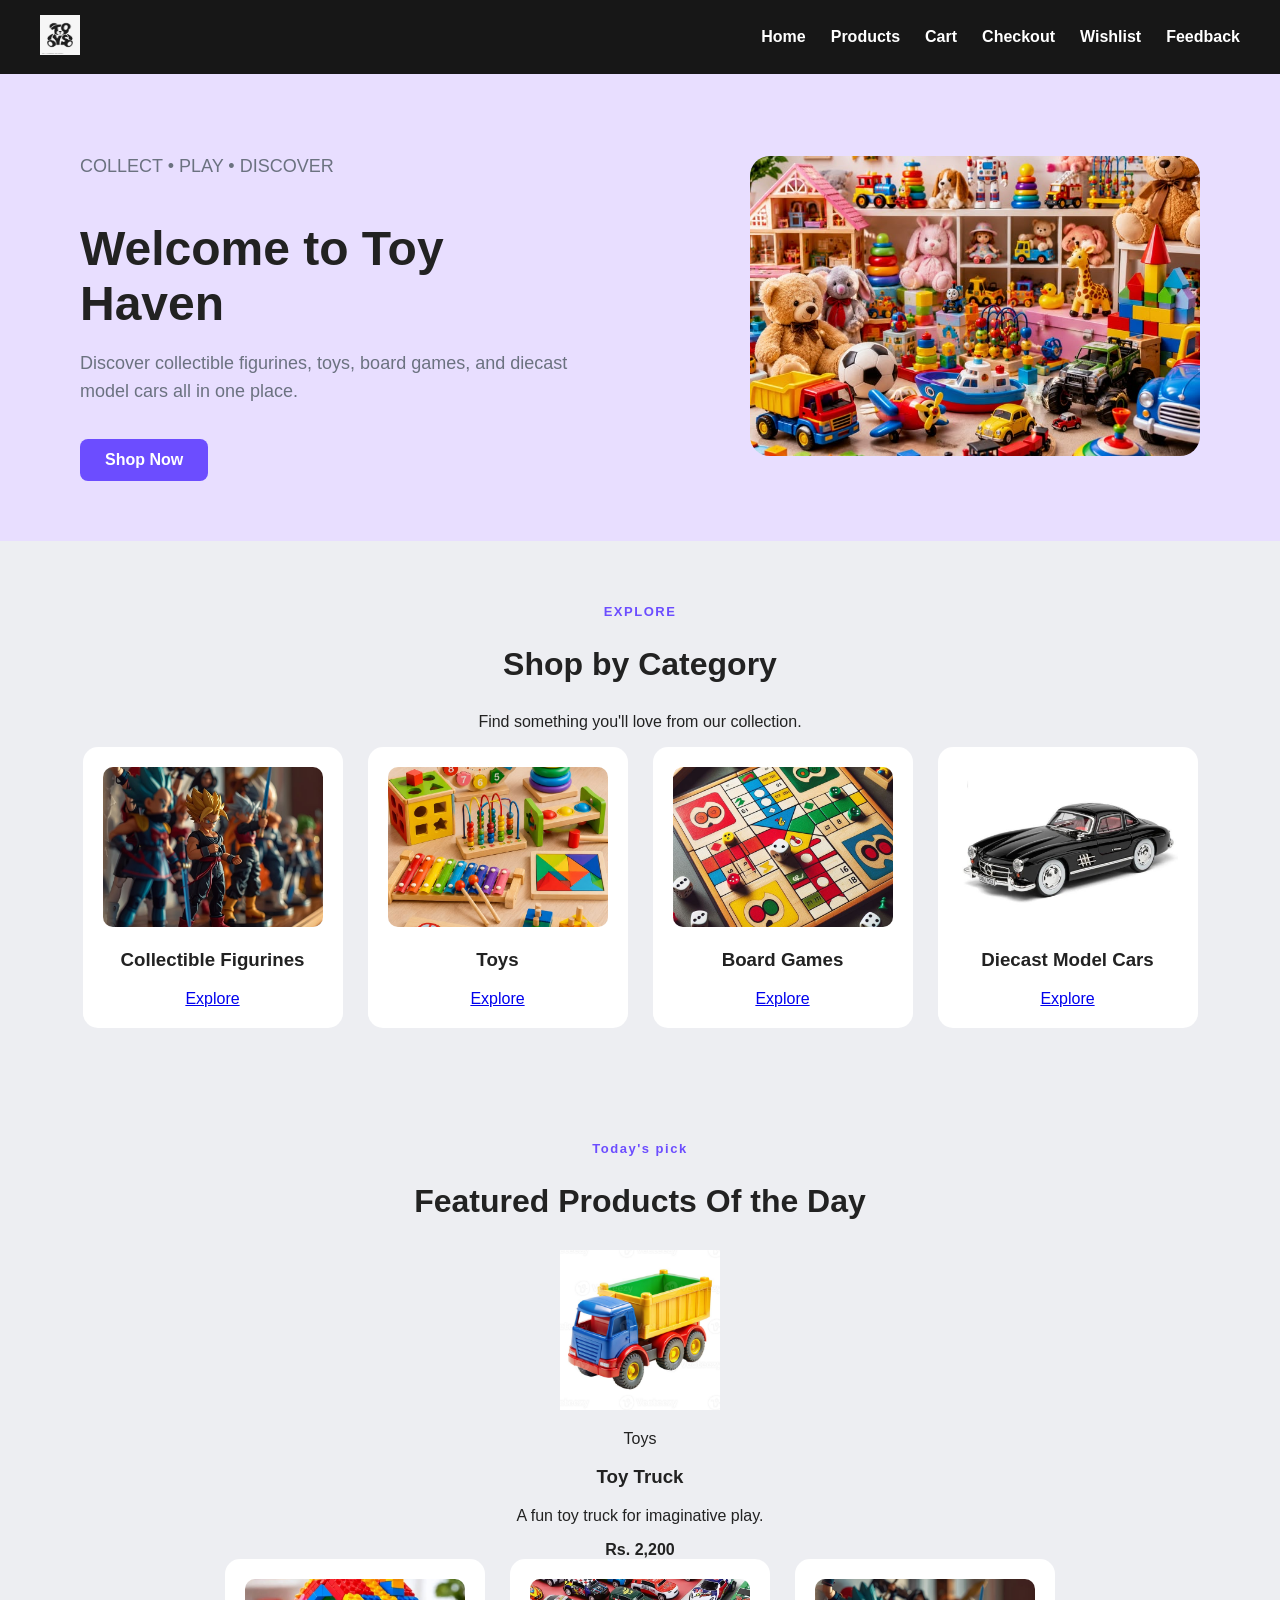
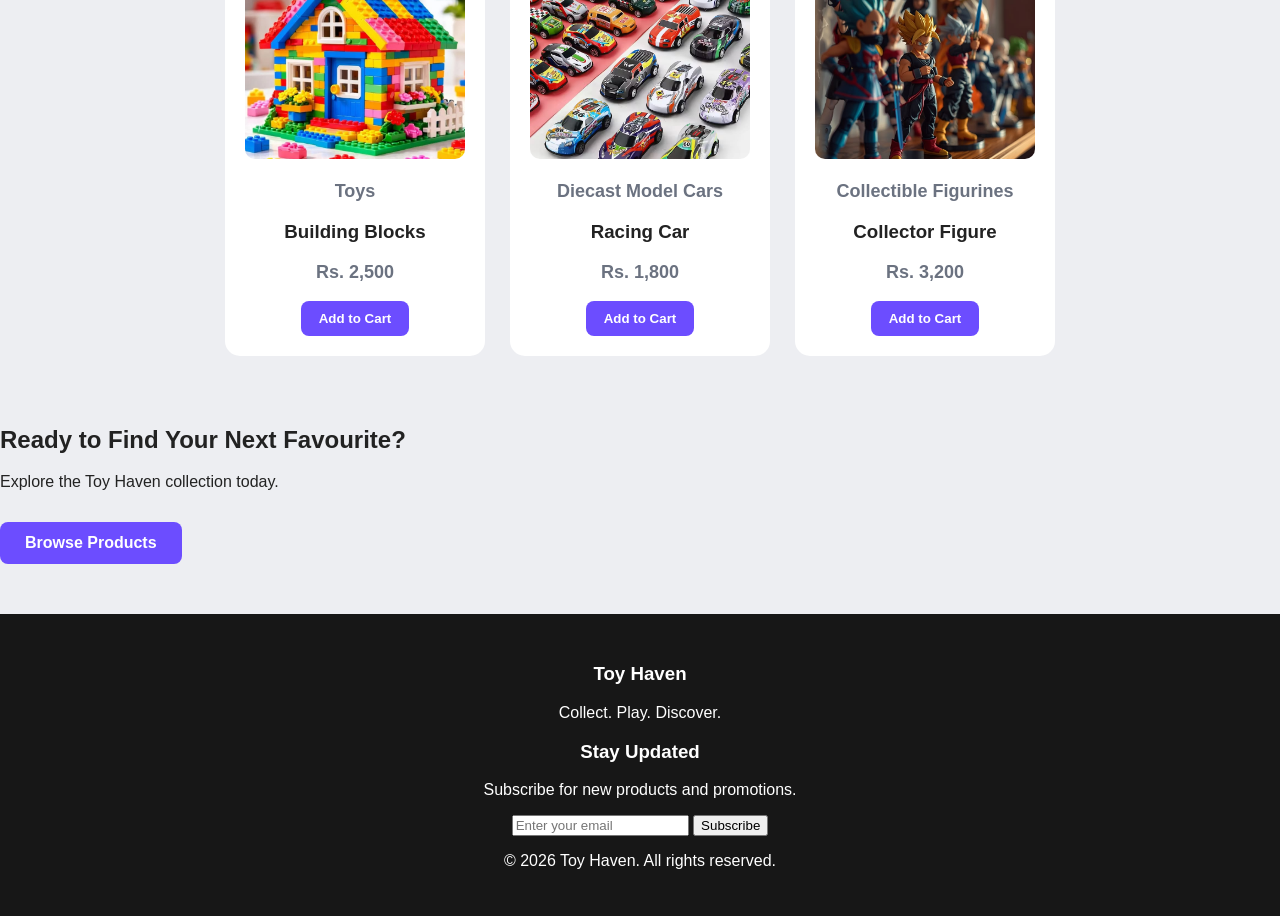
<file: index.html>
<!DOCTYPE html>
<html lang="en">

<head>
    <meta charset="UTF-8">

    
    <meta name="viewport" content="width=device-width, initial-scale=1.0">

    <title>Toy Haven | Collectibles, Toys & Games</title>

    
    <link rel="preconnect" href="https://fonts.googleapis.com">
    <link rel="preconnect" href="https://fonts.gstatic.com" crossorigin>
    <link href="https://fonts.googleapis.com/css2?family=Poppins:wght@400;500;600;700&display=swap" rel="stylesheet">

    
    <link rel="stylesheet" href="style.css">

    
    <link rel="icon" type="image/png" href="favicon.png">

    
    <link rel="manifest" href="manifest.json">
</head>

<body>

    

    <header>

    <nav>

            
            <a href="index.html">
                <img src="logo.jpg" alt="Toy Haven logo" class="logo">
            </a>

            
            <ul class="nav-links">

                <li>
                    <a href="index.html">Home</a>
                </li>

                <li>
                    <a href="products.html">Products</a>
                </li>

                <li>
                    <a href="cart.html">Cart</a>
                </li>

                <li>
                    <a href="checkout.html">Checkout</a>
                </li>

                <li>
                    <a href="wishlist.html">Wishlist</a>
                </li>

                <li>
                    <a href="feedback.html">Feedback</a>
                </li>

            </ul>

        </nav>

    </header>


    <main>

        
        <section class="hero">

            <div class="hero-content">

                <p class="hero-label">COLLECT • PLAY • DISCOVER</p>

                <h1>
                    Welcome to Toy Haven
                </h1>

                <p class="hero-text">
                    Discover collectible figurines, toys, board games,
                    and diecast model cars all in one place.
                </p>

                <a href="products.html" class="shop-button">
                    Shop Now
                </a>

            </div>

            <div class="hero-image">

                <img
                    src="hero-types.jpg"
                    alt="Collection of toys and collectible products"
                >

            </div>

        </section>


        

        <section class="categories" id="categories">

            <div class="section-heading">

                <p class="section-label">EXPLORE</p>

                <h2>Shop by Category</h2>

                <p>
                    Find something you'll love from our collection.
                </p>

            </div>


            <div class="category-container">

                

                <article class="category-card">

                    <img
                        src="action-figures.jpg"
                        alt="Collectible figurines"
                    >

                    <h3>Collectible Figurines</h3>

                    <a href="products.html" class="category-link">
                        Explore
                    </a>

                </article>


                

                <article class="category-card">

                    <img
                        src="educational-toys.jpg"
                        alt="Toys"
                    >

                    <h3>Toys</h3>

                    <a href="products.html" class="category-link">
                        Explore
                    </a>

                </article>


                

                <article class="category-card">

                    <img
                        src="board-games.jpg"
                        alt="Board games"
                    >

                    <h3>Board Games</h3>

                    <a href="products.html" class="category-link">
                        Explore
                    </a>

                </article>


                

                <article class="category-card">

                    <img
                        src="diecast.jpg"
                        alt="Diecast model cars"
                    >

                    <h3>Diecast Model Cars</h3>

                    <a href="products.html" class="category-link">
                        Explore
                    </a>

                </article>

            </div>

        </section>


        

        <section class="featured-products" id="featured">

            <div class="section-heading">

            <p class="section-label">Today's pick</p>

            <h2>Featured Products Of the Day</h2>

            <div id="featured-product"></div>

            </div>


            <div class="product-container">

                

                <article class="product-card">

                    <img
                        src="toy1.jpg"
                        alt="Collectible building blocks"
                    >

                    <div class="product-info">

                        <p class="product-category">
                            Toys
                        </p>

                        <h3>Building Blocks</h3>

                        <p class="product-price">
                            Rs. 2,500
                        </p>

                        <button type="button">
                            Add to Cart
                        </button>

                    </div>

                </article>


                

                <article class="product-card">

                    <img
                        src="toy2.jpg"
                        alt="Diecast racing car"
                    >
                    

                    <div class="product-info">

                        <p class="product-category">
                            Diecast Model Cars
                        </p>

                        <h3>Racing Car</h3>

                        <p class="product-price">
                            Rs. 1,800
                        </p>

                        <button type="button">
                            Add to Cart
                        </button>

                    </div>

                </article>


                

                <article class="product-card">

                    <img
                        src="action-figures.jpg"
                        alt="Collectible figurine"
                    >

                    <div class="product-info">

                        <p class="product-category">
                            Collectible Figurines
                        </p>

                        <h3>Collector Figure</h3>

                        <p class="product-price">
                            Rs. 3,200
                        </p>

                        <button type="button">
                            Add to Cart
                        </button>

                    </div>

                </article>

            </div>

        </section>


        

        <section class="cta-section">

            <h2>Ready to Find Your Next Favourite?</h2>

            <p>
                Explore the Toy Haven collection today.
            </p>

            <a href="products.html" class="shop-button">
                Browse Products
            </a>

        </section>

    </main>


    

    <footer>

        <div class="footer-content">

            <div>
                <h3>Toy Haven</h3>

                <p>
                    Collect. Play. Discover.
                </p>
            </div>


            <!-- Newsletter -->

            <div class="newsletter">

                <h3>Stay Updated</h3>

                <p>
                    Subscribe for new products and promotions.
                </p>

                <form id="newsletter-form">

                    <input
                        type="email"
                        id="email"
                        placeholder="Enter your email"
                        required
                    >

                    <button type="submit">
                        Subscribe
                    </button>

                </form>

            </div>

        </div>


        <p class="copyright">
            &copy; 2026 Toy Haven. All rights reserved.
        </p>

    </footer>


    <!-- JavaScript -->
    <script src="script.js"></script>

</body>

</html>
</file>
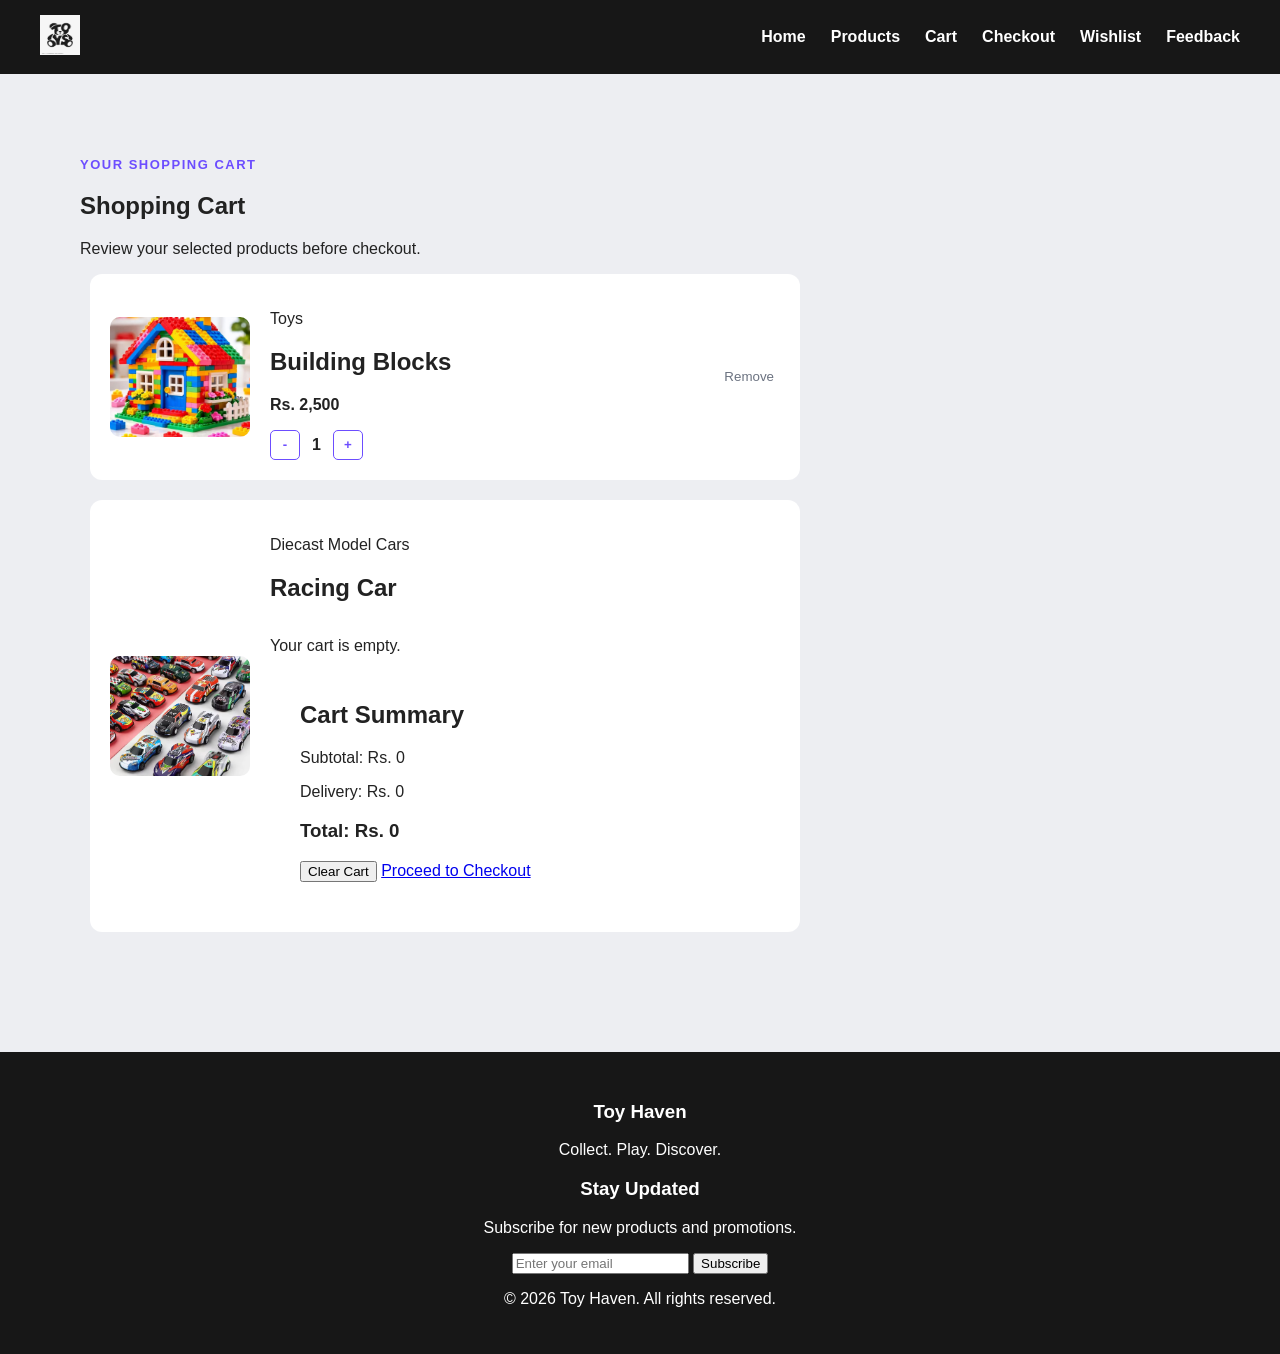
<file: cart.html>
<!DOCTYPE html>
<html lang="en">

<head>
    <meta charset="UTF-8">

    <meta name="viewport" content="width=device-width, initial-scale=1.0">

    <title>Cart - Toy Haven</title>

    <!-- Google Font -->
    <link rel="preconnect" href="https://fonts.googleapis.com">
    <link rel="preconnect" href="https://fonts.gstatic.com" crossorigin>
    <link href="https://fonts.googleapis.com/css2?family=Poppins:wght@400;500;600;700&display=swap" rel="stylesheet">

    <!-- CSS -->
    <link rel="stylesheet" href="style.css">

    <!-- Favicon -->
    <link rel="icon" type="image/png" href="favicon.png">

    <!-- PWA -->
    <link rel="manifest" href="manifest.json">
</head>

<body>


    <header>

        <nav>

            <!-- Logo -->
            <a href="index.html">
                <img src="logo.jpg" alt="Toy Haven logo" class="logo">
            </a>

            <!-- Navigation -->
            <ul class="nav-links">

                <li>
                    <a href="index.html">Home</a>
                </li>

                <li>
                    <a href="products.html">Products</a>
                </li>

                <li>
                    <a href="cart.html">Cart</a>
                </li>

                <li>
                    <a href="checkout.html">Checkout</a>
                </li>

                <li>
                    <a href="wishlist.html">Wishlist</a>
                </li>

                <li>
                    <a href="feedback.html">Feedback</a>
                </li>

            </ul>

        </nav>

    </header>


    

    <main>

        <section class="cart-page">

            

            <div class="section-heading">

                <p class="section-label">YOUR SHOPPING CART</p>

                <h1>Shopping Cart</h1>

                <p>
                    Review your selected products before checkout.
                </p>

            </div>


            <div class="cart-container">

                <!-- Cart items -->

                <div class="cart-items">

                    <!-- Cart item 1 -->

                    <article class="cart-item">

                        <img
                            src="toy1.jpg"
                            alt="Building Blocks"
                        >

                        <div class="cart-item-info">

                            <p class="product-category">
                                Toys
                            </p>

                            <h2>Building Blocks</h2>

                            <p class="cart-price">
                                Rs. 2,500
                            </p>

                            <div class="quantity-control">

                                <button type="button">
                                    -
                                </button>

                                <span>1</span>

                                <button type="button">
                                    +
                                </button>

                            </div>

                        </div>

                        <button
                            type="button"
                            class="remove-button">
                            Remove
                        </button>

                    </article>


                    

                    <article class="cart-item">

                        <img
                            src="toy2.jpg"
                            alt="Racing Car"
                        >

                        <div class="cart-item-info">

                            <p class="product-category">
                                Diecast Model Cars
                    
                                <h2>Racing Car</h2>

<div class="cart-items" id="cart-items">
</<div class="cart-items" id="cart-items"></div>

<div class="cart-summary">
    <h2>Cart Summary</h2>

    <p>Subtotal: <span id="cart-subtotal">Rs. 0</span></p>
    <p>Delivery: <span id="cart-delivery">Rs. 0</span></p>
    <h3>Total: <span id="cart-total">Rs. 0</span></h3>

    <button id="clear-cart">Clear Cart</button>
    <a href="checkout.html" class="primary-button">Proceed to Checkout</a>
</div>

</div>

        </section>

    </main>



    <footer>

        <div class="footer-content">

            <div>

                <h3>Toy Haven</h3>

                <p>
                    Collect. Play. Discover.
                </p>

            </div>


            <div class="newsletter">

                <h3>Stay Updated</h3>

                <p>
                    Subscribe for new products and promotions.
                </p>

                <form id="newsletter-form">

                    <input
                        type="email"
                        placeholder="Enter your email"
                        required
                    >

                    <button type="submit">
                        Subscribe
                    </button>

                </form>

            </div>

        </div>


        <p class="copyright">
            &copy; 2026 Toy Haven. All rights reserved.
        </p>

    </footer>


    
    <script src="script.js"></script>

</body>

</html>
</file>
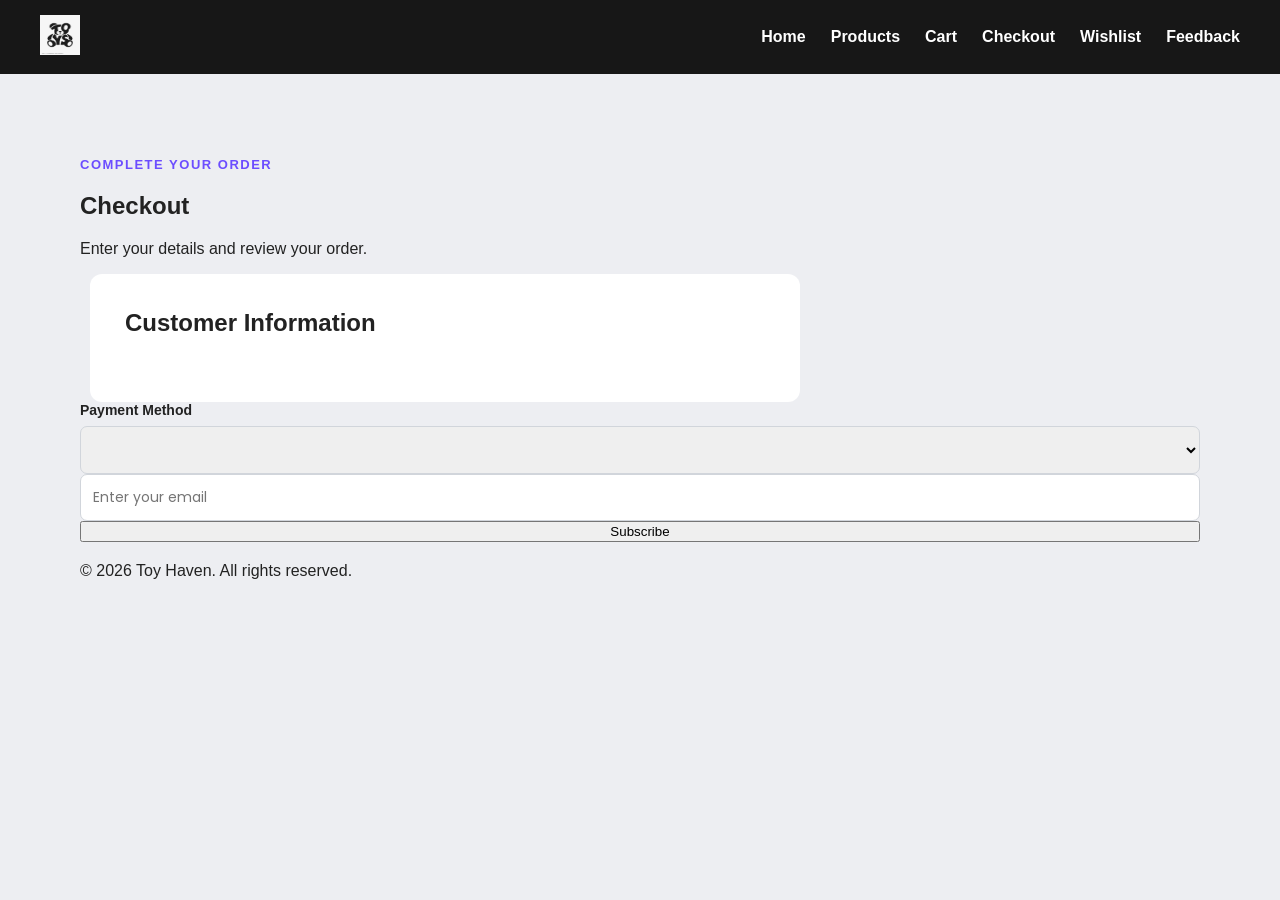
<file: checkout.html>
<!DOCTYPE html>
<html lang="en">

<head>
    <meta charset="UTF-8">

    <meta name="viewport" content="width=device-width, initial-scale=1.0">

    <title>Checkout - Toy Haven</title>

    
    <link rel="preconnect" href="https://fonts.googleapis.com">
    <link rel="preconnect" href="https://fonts.gstatic.com" crossorigin>
    <link href="https://fonts.googleapis.com/css2?family=Poppins:wght@400;500;600;700&display=swap" rel="stylesheet">

    
    <link rel="stylesheet" href="style.css">

    
    <link rel="icon" type="image/png" href="favicon.png">

    
    <link rel="manifest" href="manifest.json">
</head>

<body>

   
    <header>

        <nav>

            <a href="index.html">
                <img src="logo.jpg" alt="Toy Haven logo" class="logo">
            </a>

            <ul class="nav-links">

                <li>
                    <a href="index.html">Home</a>
                </li>

                <li>
                    <a href="products.html">Products</a>
                </li>

                <li>
                    <a href="cart.html">Cart</a>
                </li>

                <li>
                    <a href="checkout.html">Checkout</a>
                </li>

                <li>
                    <a href="wishlist.html">Wishlist</a>
                </li>

                <li>
                    <a href="feedback.html">Feedback</a>
                </li>

            </ul>

        </nav>

    </header>


    

    <main>

        <section class="checkout-page">

            

            <div class="section-heading">

                <p class="section-label">COMPLETE YOUR ORDER</p>

                <h1>Checkout</h1>

                <p>
                    Enter your details and review your order.
                </p>

            </div>


            <div class="checkout-container">

                

                <section class="checkout-form">

                    <h2>Customer Information</h2>

                    <form id="checkout-form">

                        
                        </div>


                        

                        <div class="form-group">

                            <label for="payment">
                                Payment Method
                            </label>

                            <select
                                id="payment"
                                name="payment"
                                required
                            >

                                

                        </div>

                        

                        <button
                            type="submit"
                            class="place-order-button">

                            Place Order

                        </button>

                    </form>

                </section>

                <main>

    <section class="checkout-page">

        <h1>Checkout</h1>

        <div class="checkout-container">

            <div class="checkout-form">
                
            

            </div>

            <div class="checkout-summary">
                
            

            </div>

        </div>

    </section>

</main>

<script src="script.js"></script>


                    <div class="checkout-summary-row">

                        <span>Subtotal</span>

                        <span>Rs. 4,300</span>

                    </div>


                    <div class="checkout-summary-row">

                        <span>Delivery</span>

                        <span>Rs. 300</span>

                    </div>


                    <div class="checkout-total">

                        <span>Total</span>

                        <span>Rs. 4,600</span>

                    </div>

                </aside>

            </div>

        </section>

    </main>



    <footer>

        <div class="footer-content">

            <div>

                <h3>Toy Haven</h3>

                <p>
                    Collect. Play. Discover.
                </p>

            </div>


            <div class="newsletter">

                <h3>Stay Updated</h3>

                <p>
                    Subscribe for new products and promotions.
                </p>

                <form id="newsletter-form">

                    <input
                        type="email"
                        placeholder="Enter your email"
                        required
                    >

                    <button type="submit">
                        Subscribe
                    </button>

                </form>

            </div>

        </div>


        <p class="copyright">
            &copy; 2026 Toy Haven. All rights reserved.
        </p>

    </footer>


    
    <script src="script.js"></script>

</body>

</html>
</file>
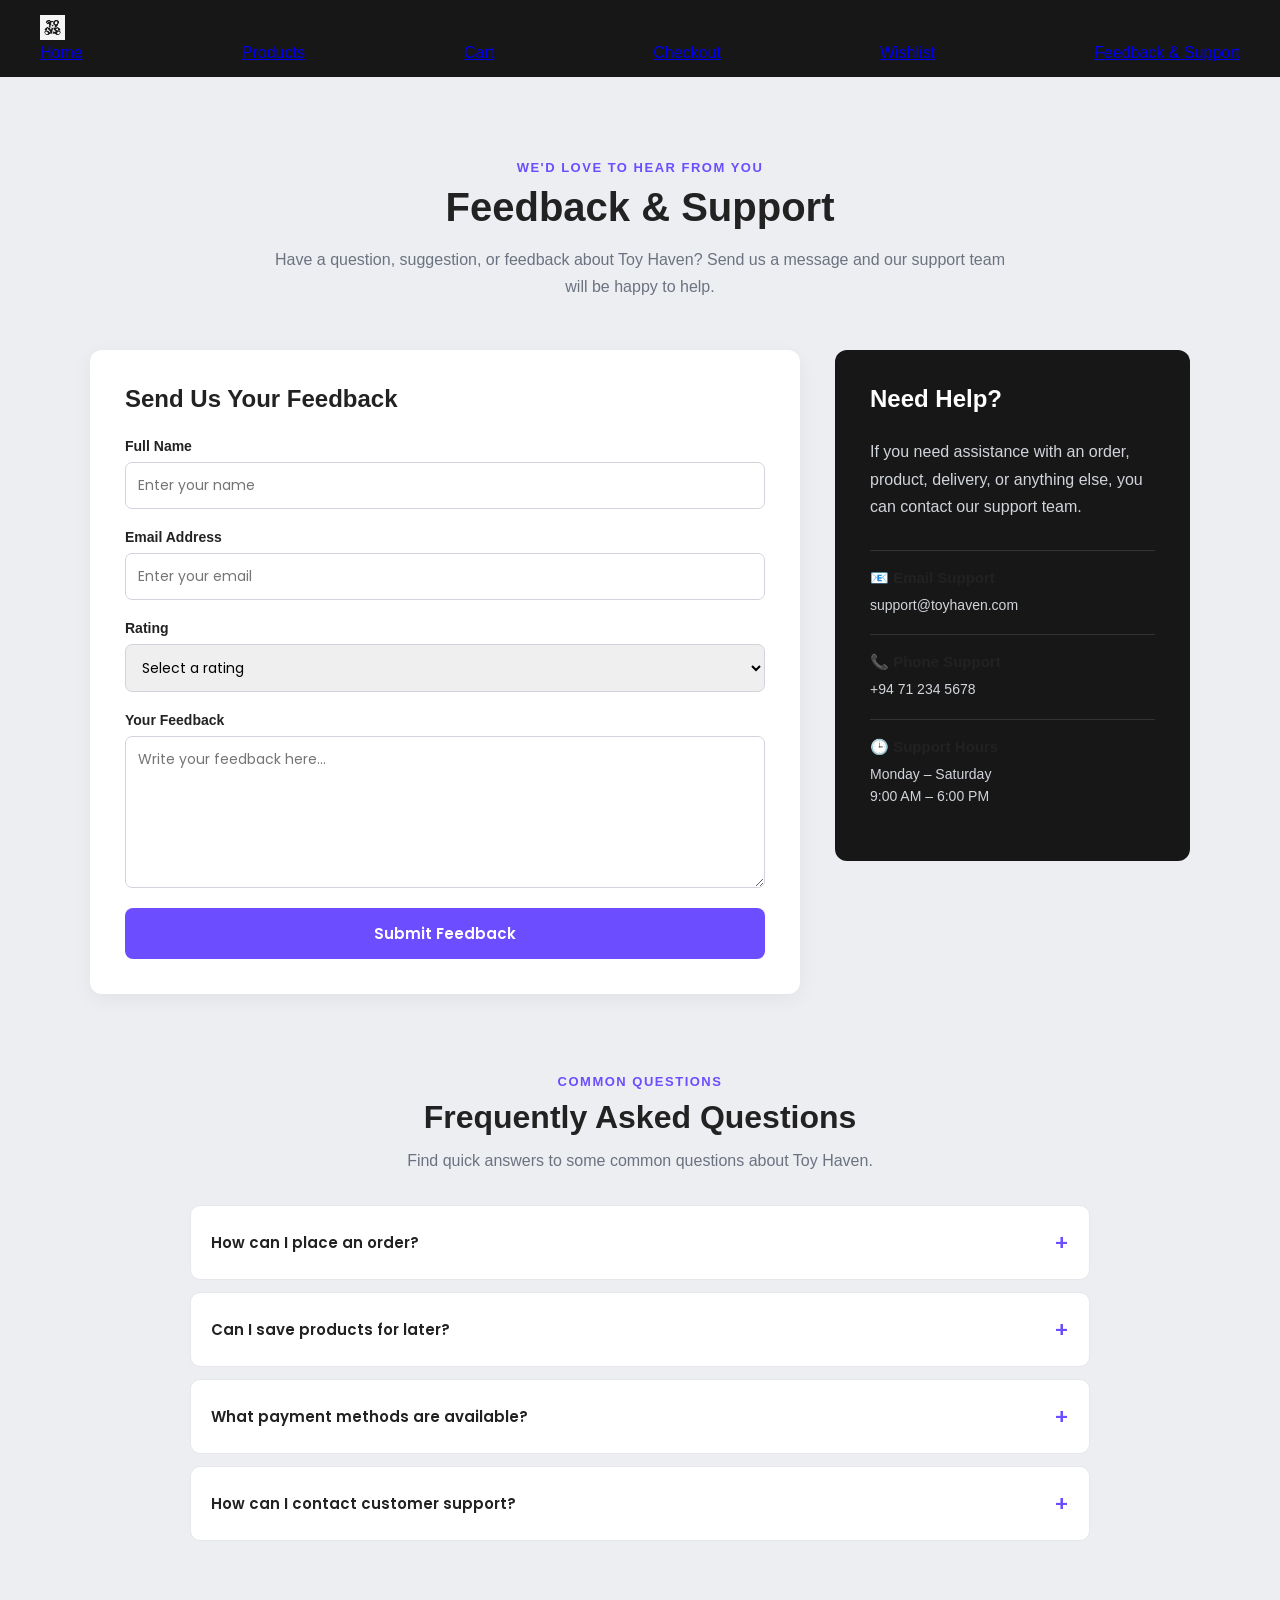
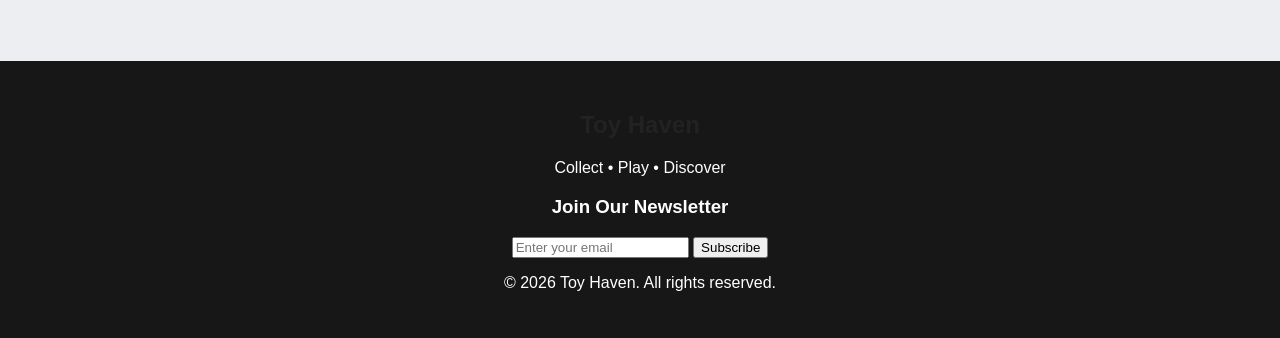
<file: feedback.html>
<!DOCTYPE html>
<html lang="en">
<head>
    <meta charset="UTF-8">
    <meta name="viewport" content="width=device-width, initial-scale=1.0">

    <title>Feedback & Support | Toy Haven</title>

    
    <link rel="preconnect" href="https://fonts.googleapis.com">
    <link rel="preconnect" href="https://fonts.gstatic.com" crossorigin>
    <link href="https://fonts.googleapis.com/css2?family=Poppins:wght@400;500;600;700&display=swap" rel="stylesheet">


    <link rel="icon" type="image/png" href="favicon.png">

    
    <link rel="manifest" href="manifest.json">


    <link rel="stylesheet" href="style.css">
</head>

<body class="feedback-page-body">
        
    <header class="site-header">
        <div class="logo-container">
            <img src="logo.jpg" alt="Toy Haven Logo" class="logo">
        </div>

        <nav class="main-nav">
            <a href="index.html">Home</a>
            <a href="products.html">Products</a>
            <a href="cart.html">Cart</a>
            <a href="checkout.html">Checkout</a>
            <a href="wishlist.html">Wishlist</a>
            <a href="feedback.html">Feedback & Support</a>
        </nav>
    </header>


    
    <main class="feedback-page">

        
        <section class="feedback-intro">
            <p class="section-label">WE'D LOVE TO HEAR FROM YOU</p>

            <h1>Feedback & Support</h1>

            <p>
                Have a question, suggestion, or feedback about Toy Haven?
                Send us a message and our support team will be happy to help.
            </p>
        </section>


        
        <section class="feedback-container">

            
            <div class="feedback-form-box">

                <h2>Send Us Your Feedback</h2>

                <form id="feedback-form">

                    <div class="form-group">
                        <label for="feedback-name">Full Name</label>
                        <input
                            type="text"
                            id="feedback-name"
                            name="name"
                            placeholder="Enter your name"
                            required
                        >
                    </div>

                    <div class="form-group">
                        <label for="feedback-email">Email Address</label>
                        <input
                            type="email"
                            id="feedback-email"
                            name="email"
                            placeholder="Enter your email"
                            required
                        >
                    </div>

                    <div class="form-group">
                        <label for="feedback-rating">Rating</label>

                        <select id="feedback-rating" name="rating" required>
                            <option value="">Select a rating</option>
                            <option value="5">★★★★★ - Excellent</option>
                            <option value="4">★★★★ - Very Good</option>
                            <option value="3">★★★ - Good</option>
                            <option value="2">★★ - Needs Improvement</option>
                            <option value="1">★ - Poor</option>
                        </select>
                    </div>

                    <div class="form-group">
                        <label for="feedback-message">Your Feedback</label>

                        <textarea
                            id="feedback-message"
                            name="message"
                            rows="6"
                            placeholder="Write your feedback here..."
                            required
                        ></textarea>
                    </div>

                    <button type="submit" class="feedback-submit-button">
                        Submit Feedback
                    </button>

                </form>
            </div>


            
            <div class="support-box">

                <h2>Need Help?</h2>

                <p>
                    If you need assistance with an order, product, delivery,
                    or anything else, you can contact our support team.
                </p>

                <div class="support-item">
                    <h3>📧 Email Support</h3>
                    <p>support@toyhaven.com</p>
                </div>

                <div class="support-item">
                    <h3>📞 Phone Support</h3>
                    <p>+94 71 234 5678</p>
                </div>

                <div class="support-item">
                    <h3>🕒 Support Hours</h3>
                    <p>Monday – Saturday<br>9:00 AM – 6:00 PM</p>
                </div>

            </div>

        </section>


        
        <section class="faq-section">

            <div class="faq-heading">
                <p class="section-label">COMMON QUESTIONS</p>

                <h2>Frequently Asked Questions</h2>

                <p>
                    Find quick answers to some common questions about Toy Haven.
                </p>
            </div>


            <div class="faq-container">

                <div class="faq-item">
                    <button class="faq-question" type="button">
                        How can I place an order?
                        <span>+</span>
                    </button>

                    <div class="faq-answer">
                        <p>
                            Browse our products, add your favourite items to the
                            cart, and continue to checkout to place your order.
                        </p>
                    </div>
                </div>


                <div class="faq-item">
                    <button class="faq-question" type="button">
                        Can I save products for later?
                        <span>+</span>
                    </button>

                    <div class="faq-answer">
                        <p>
                            Yes. You can add products to your wishlist and view
                            them later from the Wishlist page.
                        </p>
                    </div>
                </div>


                <div class="faq-item">
                    <button class="faq-question" type="button">
                        What payment methods are available?
                        <span>+</span>
                    </button>

                    <div class="faq-answer">
                        <p>
                            Toy Haven supports card payments and cash on delivery.
                        </p>
                    </div>
                </div>


                <div class="faq-item">
                    <button class="faq-question" type="button">
                        How can I contact customer support?
                        <span>+</span>
                    </button>

                    <div class="faq-answer">
                        <p>
                            You can contact our support team using the email or
                            phone number provided above.
                        </p>
                    </div>
                </div>

            </div>

        </section>

    </main>


    <!-- Footer -->
    <footer class="site-footer">

        <div class="footer-content">

            <div>
                <h2>Toy Haven</h2>
                <p>
                    Collect • Play • Discover
                </p>
            </div>

            <div class="newsletter">
                <h3>Join Our Newsletter</h3>

                <form id="newsletter-form">
                    <input
                        type="email"
                        id="newsletter-email"
                        placeholder="Enter your email"
                        required
                    >

                    <button type="submit">
                        Subscribe
                    </button>
                </form>
            </div>

        </div>

        <p class="copyright">
            © 2026 Toy Haven. All rights reserved.
        </p>

    </footer>

    <!-- JavaScript -->
    <script src="script.js"></script>

</body>
</html>
</file>
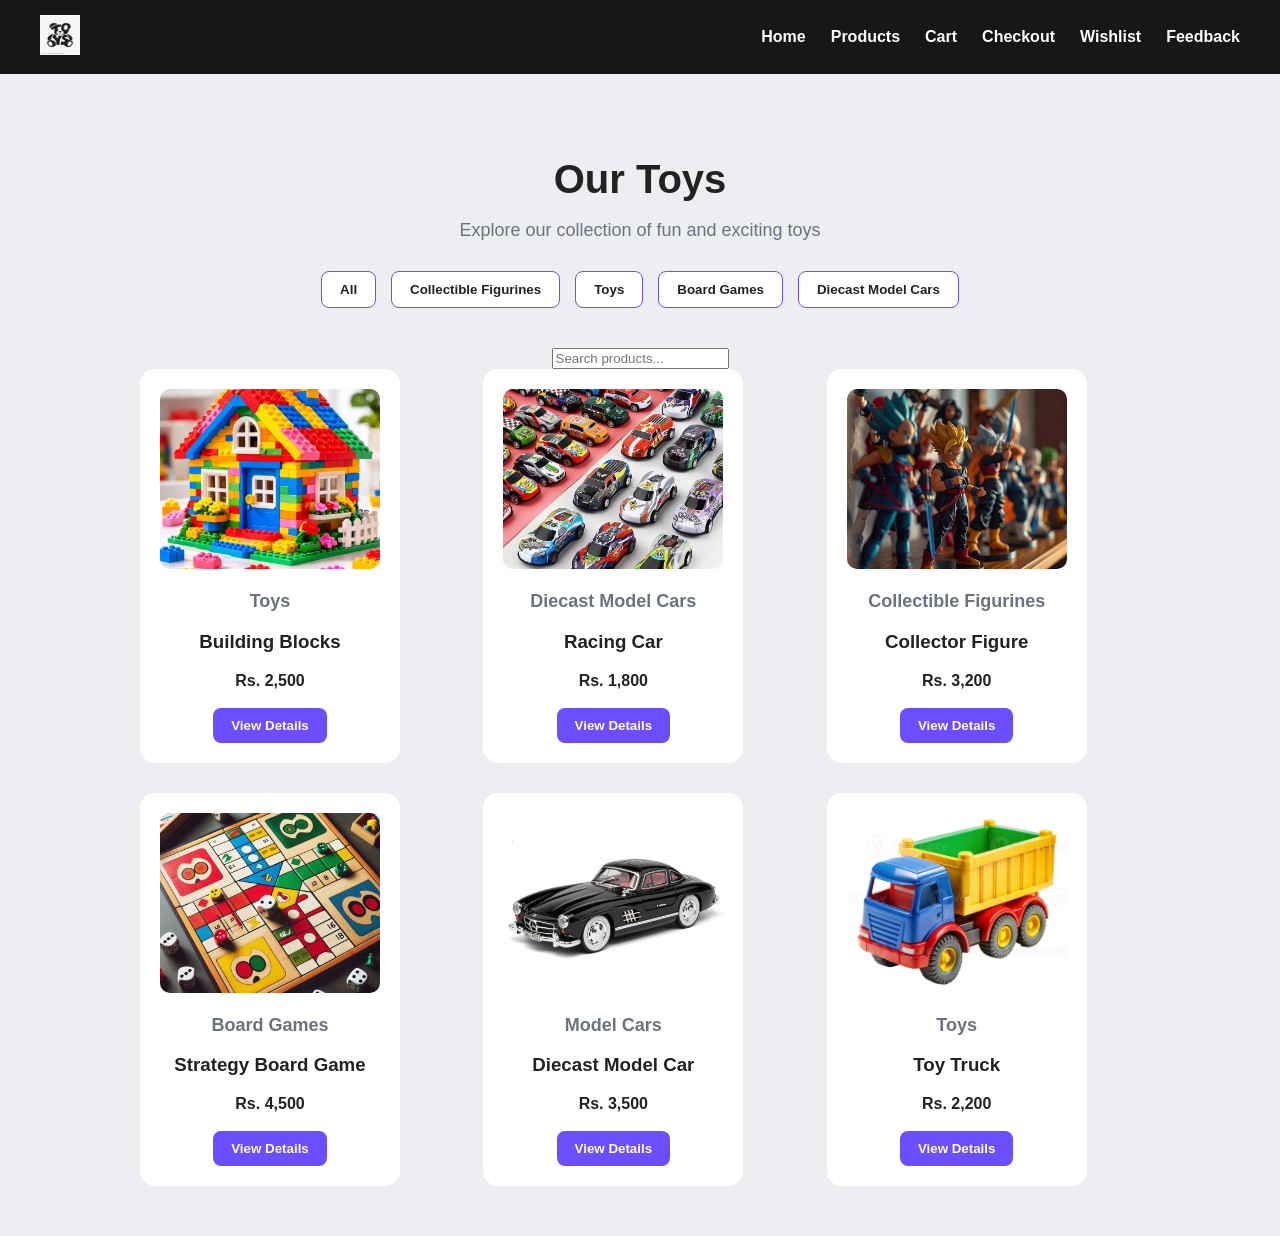
<file: products.html>
<!DOCTYPE html>
<html lang="en">

<head>
    <meta charset="UTF-8">
    <meta name="viewport" content="width=device-width, initial-scale=1.0">

    <title>Products - Toy Haven</title>

    <link rel="stylesheet" href="style.css">
</head>

<body>

    <header>

        <nav>

            <a href="index.html">
                <img src="logo.jpg" alt="Toy Haven logo" class="logo">
            </a>

            <ul>
                <li><a href="index.html">Home</a></li>
                <li><a href="products.html">Products</a></li>
                <li><a href="cart.html">Cart</a></li>
                <li><a href="checkout.html">Checkout</a></li>
                <li><a href="wishlist.html">Wishlist</a></li>
                <li><a href="feedback.html">Feedback</a></li>
            </ul>

        </nav>

    </header>

    <main>

        

        <section class="products-page">
            <h1>Our Toys</h1>

            <p>Explore our collection of fun and exciting toys</p>

<div class="product-filters">
    <button data-category="All">All</button>
    <button data-category="Collectible Figurines">Collectible Figurines</button>
    <button data-category="Toys">Toys</button>
    <button data-category="Board Games">Board Games</button>
    <button data-category="Diecast Model Cars">Diecast Model Cars</button>
</div>

<input type="text" id="product-search" placeholder="Search products...">

<div class="products-grid" id="products-grid"></div>

        </section>



    </main>

    <div id="product-modal" class="product-modal">
    <div class="modal-content">
        <button id="close-modal" class="close-modal">&times;</button>
        <div id="modal-product"></div>
    </div>
</div>

    <script src="script.js"></script>

</body>
</html>
</file>
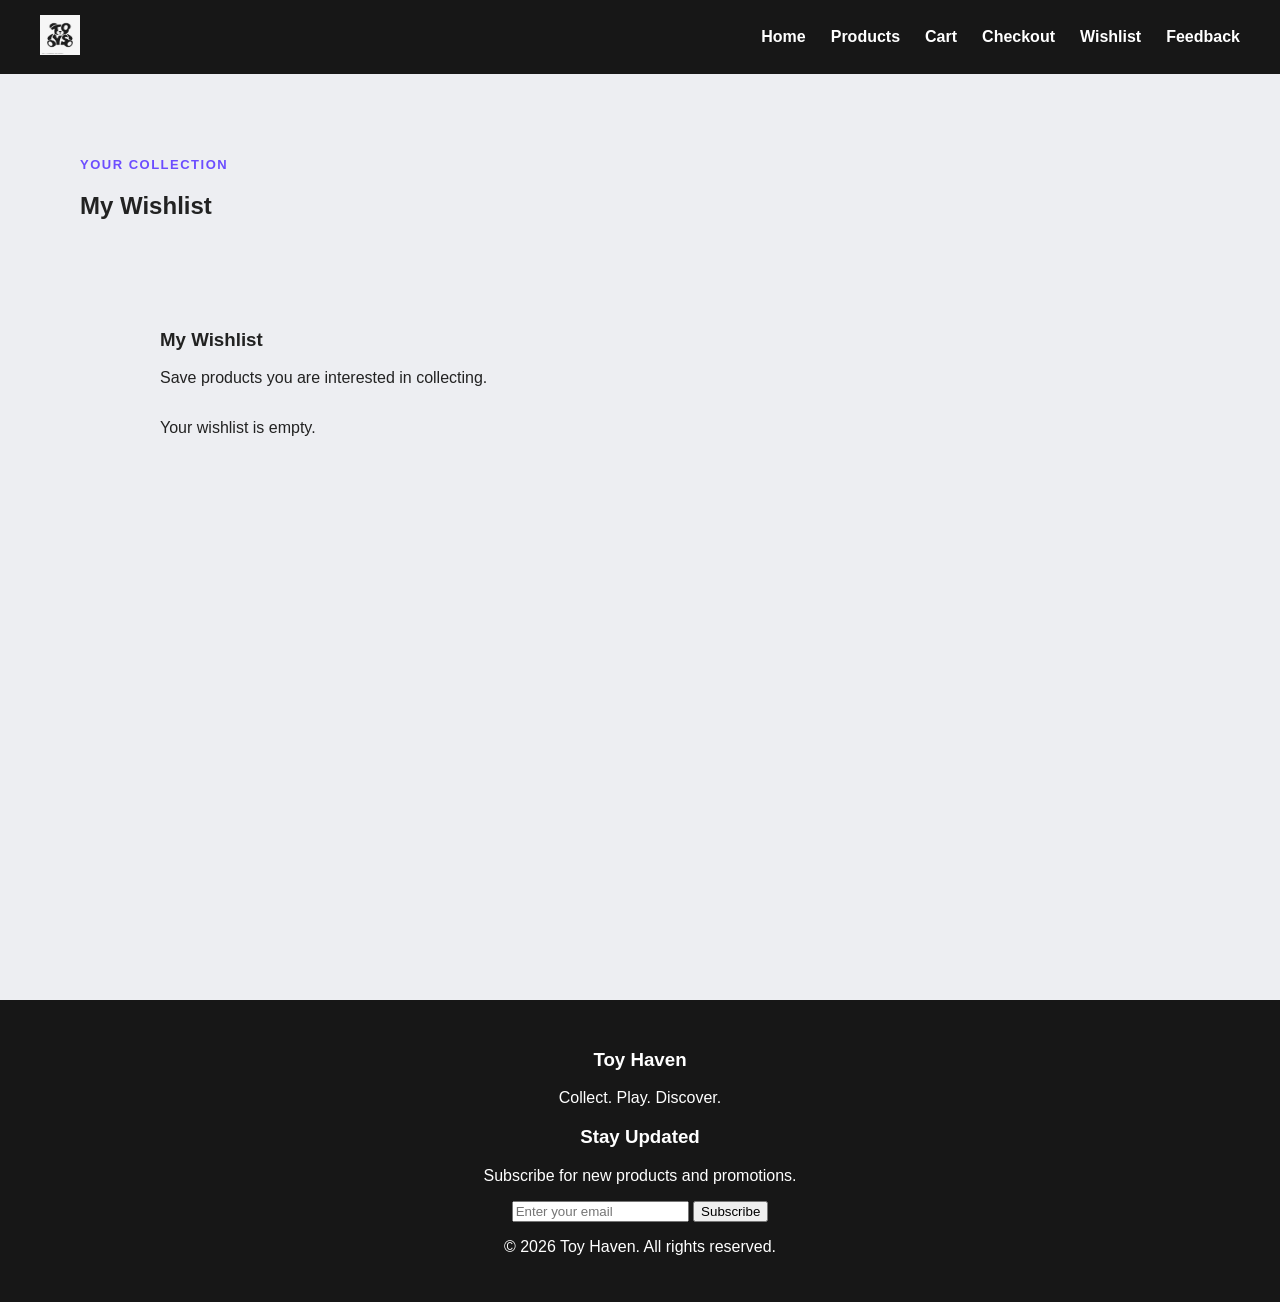
<file: wishlist.html>
<!DOCTYPE html>
<html lang="en">

<head>
    <meta charset="UTF-8">

    <meta name="viewport" content="width=device-width, initial-scale=1.0">

    <title>Wishlist - Toy Haven</title>

    <!-- Google Font -->
    <link rel="preconnect" href="https://fonts.googleapis.com">
    <link rel="preconnect" href="https://fonts.gstatic.com" crossorigin>
    <link href="https://fonts.googleapis.com/css2?family=Poppins:wght@400;500;600;700&display=swap" rel="stylesheet">

    <!-- CSS -->
    <link rel="stylesheet" href="style.css">

    <!-- Favicon -->
    <link rel="icon" type="image/png" href="favicon.png">

    <!-- PWA -->
    <link rel="manifest" href="manifest.json">
</head>

<body>

    

    <header>

        <nav>

            <!-- Logo -->
            <a href="index.html">
                <img src="logo.jpg" alt="Toy Haven logo" class="logo">
            </a>

            <!-- Navigation -->
            <ul class="nav-links">

                <li>
                    <a href="index.html">Home</a>
                </li>

                <li>
                    <a href="products.html">Products</a>
                </li>

                <li>
                    <a href="cart.html">Cart</a>
                </li>

                <li>
                    <a href="checkout.html">Checkout</a>
                </li>

                <li>
                    <a href="wishlist.html">Wishlist</a>
                </li>

                <li>
                    <a href="feedback.html">Feedback</a>
                </li>

            </ul>

        </nav>

    </header>


    

    <main>

        <section class="wishlist-page">

            <!-- Page heading -->

            <div class="section-heading">

                <p class="section-label">YOUR COLLECTION</p>

                <h1>My Wishlist</h1>

                <section class="wishlist-page">

    <h1>My Wishlist</h1>
    <p>Save products you are interested in collecting.</p>

    <div class="products-grid" id="wishlist-items"></div>

</section>


        </section>

    </main>


    

    <footer>

        <div class="footer-content">

            <div>

                <h3>Toy Haven</h3>

                <p>
                    Collect. Play. Discover.
                </p>

            </div>


            <!-- Newsletter -->

            <div class="newsletter">

                <h3>Stay Updated</h3>

                <p>
                    Subscribe for new products and promotions.
                </p>

                <form id="newsletter-form">

                    <input
                        type="email"
                        placeholder="Enter your email"
                        required
                    >

                    <button type="submit">
                        Subscribe
                    </button>

                </form>

            </div>

        </div>


        <p class="copyright">
            &copy; 2026 Toy Haven. All rights reserved.
        </p>

    </footer>


    
    <script src="script.js"></script>

</body>

</html>
</file>
<file: style.css>
body { 
    margin: 0; 
    background-color: #EDEEF2; 
    color: #222222; 
    font-family: Arial, sans-serif; 
} 
 
 
 
h1, h2, h3 { 
    color: #222222; 
} 
 
 
 
header { 
    background-color: #171717; 
    padding: 15px 40px; 
} 
 
 
nav { 
    display: flex; 
    align-items: center; 
    justify-content: space-between; 
} 
 
.logo { 
    width: 40px; 
    height: 40px; 
} 
 
nav ul { 
    list-style: none; 
    display: flex; 
    gap: 25px; 
    margin: 0; 
    padding: 0; 
} 
 
nav ul li a { 
    text-decoration: none; 
    color: #FFFFFF; 
    font-weight: bold; 
} 
 
nav ul li a:hover { 
    color: #6C4DFF; 
} 
 
 
 
 
.hero { 
    display: flex; 
    align-items: center; 
    justify-content: space-between; 
    padding: 60px 80px; 
    background-color: #E8DEFF; 
} 
 
.hero-content { 
    max-width: 500px; 
} 
 
.hero h1 { 
    font-size: 48px; 
    margin-bottom: 15px; 
    color: #222222; 
} 
 
.hero p { 
    font-size: 18px; 
    line-height: 1.6; 
    color: #6B7280; 
} 
 
.hero img { 
    width: 450px; 
    height: 300px; 
    object-fit: cover; 
    border-radius: 20px; 
} 
 
 
 
 
.shop-button { 
    display: inline-block; 
    background-color: #6C4DFF; 
    color: #FFFFFF; 
    padding: 12px 25px; 
    text-decoration: none; 
    border-radius: 8px; 
    font-weight: bold; 
    margin-top: 15px; 
} 
 
.shop-button:hover { 
    background-color: #3B82F6; 
} 
 
 
 
.categories { 
    padding: 50px 80px; 
    text-align: center; 
} 
 
.categories h2 { 
    font-size: 32px; 
    margin-bottom: 30px; 
} 
 
.category-container { 
    display: flex; 
    justify-content: center; 
    gap: 25px; 
} 
 
.category-card { 
    background-color: #FFFFFF; 
    width: 220px; 
    padding: 20px; 
    border-radius: 15px; 
} 
 
.category-card img { 
    width: 100%; 
    height: 160px; 
    object-fit: cover; 
    border-radius: 10px; 
} 
 
.category-card h3 { 
    color: #222222; 
} 
 
 
 
 
.featured-products { 
    padding: 50px 80px; 
    text-align: center; 
} 

.featured-product-card img {
    width: 180px;
    height: 160px;
    object-fit: contain;
    border-radius: 10px;
}
 
.featured-products h2 { 
    font-size: 32px; 
    margin-bottom: 30px; 
} 
 
.product-container { 
    display: flex; 
    justify-content: center; 
    gap: 25px; 
} 
 
 
 
 
.product-card { 
    background-color: #FFFFFF; 
    width: 220px; 
    padding: 20px; 
    border-radius: 15px; 
} 
 
.product-card img { 
    width: 100%; 
    height: 180px; 
    object-fit: cover; 
    border-radius: 10px; 
} 
 
.product-card h3 { 
    color: #222222; 
} 
 
.product-card p { 
    font-weight: bold; 
    font-size: 18px; 
    color: #6B7280; 
} 
 
.product-card button { 
    background-color: #6C4DFF; 
    color: #FFFFFF; 
    border: none; 
    padding: 10px 18px; 
    border-radius: 8px; 
    cursor: pointer; 
    font-weight: bold; 
} 
 
.product-card button:hover { 
    background-color: #3B82F6; 
} 
 
 
 
 
footer { 
    background-color: #171717; 
    color: #FFFFFF; 
    text-align: center; 
    padding: 30px; 
    margin-top: 50px; 
} 
 
footer h3 { 
    color: #FFFFFF; 
} 
 
 
 
 
@media (max-width: 900px) { 
 
    header { 
        padding: 15px 25px; 
    } 
 
    nav ul { 
        gap: 15px; 
    } 
 
    .hero { 
        padding: 40px; 
    } 
 
    .hero img { 
        width: 350px; 
        height: 250px; 
    } 
 
    .categories, 
    .featured-products { 
        padding: 40px; 
    } 
 
    .category-container, 
    .product-container { 
        flex-wrap: wrap; 
    } 
} 
 
 
 
 
@media (max-width: 600px) { 
 
    header { 
        padding: 15px; 
    } 
 
    nav { 
        flex-direction: column; 
        gap: 15px; 
    } 
 
    nav ul { 
        flex-wrap: wrap; 
        justify-content: center; 
        gap: 12px; 
    } 
 
    .logo { 
        width: 100px; 
    } 
 
    .hero { 
        flex-direction: column; 
        text-align: center; 
        padding: 40px 20px; 
    } 
 
    .hero h1 { 
        font-size: 36px; 
    } 
 
    .hero img { 
        width: 100%; 
        height: auto; 
        margin-top: 25px; 
    } 
 
    .categories, 
    .featured-products { 
        padding: 30px 20px; 
    } 
 
    .category-container, 
    .product-container { 
        flex-direction: column; 
        align-items: center; 
    } 
 
    .category-card, 
    .product-card { 
        width: 80%; 
    } 
} 
 
 
 
 
.products-page { 
    padding: 50px 80px; 
    text-align: center; 
} 
 
.products-page h1 { 
    font-size: 40px; 
    margin-bottom: 10px; 
    color: #222222; 
} 
 
.products-page > p { 
    font-size: 18px; 
    margin-bottom: 30px; 
    color: #6B7280; 
} 
 
 
 
.product-filters { 
    display: flex; 
    justify-content: center; 
    gap: 15px; 
    flex-wrap: wrap; 
    margin-bottom: 40px; 
} 
 
.product-filters button { 
    background-color: #FFFFFF; 
    color: #222222; 
    border: 1px solid #6C4DFF; 
    padding: 10px 18px; 
    border-radius: 8px; 
    cursor: pointer; 
    font-weight: bold; 
} 
 
.product-filters button:hover { 
    background-color: #6C4DFF; 
    color: #FFFFFF; 
} 
 
 
.products-grid { 
    display: grid; 
    grid-template-columns: repeat(3, 1fr); 
    gap: 30px; 
    max-width: 1000px; 
    margin: 0 auto; 
} 
 

 
.cart-page { 
    padding: 70px 80px; 
    min-height: 500px; 
} 
 

 
.cart-container { 
    display: grid; 
    grid-template-columns: 2fr 1fr; 
    gap: 35px; 
    max-width: 1100px; 
    margin: 0 auto; 
} 
 
 

 
.cart-items { 
    display: flex; 
    flex-direction: column; 
    gap: 20px; 
} 
 
 

 
.cart-item { 
    display: grid; 
    grid-template-columns: 140px 1fr auto; 
    align-items: center; 
    gap: 20px; 
 
    background-color: #FFFFFF; 
 
    padding: 20px; 
 
    border-radius: 12px; 
 
    transition: transform 0.3s ease, 
                box-shadow 0.3s ease; 
} 
 
 

 
.cart-item:hover { 
    transform: translateY(-3px); 
 
    box-shadow: 0 8px 20px rgba(0, 0, 0, 0.08); 
} 
 
 
 
.cart-item img { 
    width: 140px; 
    height: 120px; 
 
    object-fit: cover; 
 
    border-radius: 10px; 
} 
 
 
cart-item-info h2 { 
    margin: 5px 0; 
 
    font-size: 20px; 
 
    color: #222222; 
} 
 
 

 
.cart-price { 
    font-weight: 600; 
 
    color: #222222; 
} 
 
 
 
 
.quantity-control { 
    display: flex; 
 
    align-items: center; 
 
    gap: 12px; 
 
    margin-top: 15px; 
} 
 
 
.quantity-control button { 
    width: 30px; 
    height: 30px; 
 
    border: 1px solid #6C4DFF; 
 
    background-color: #FFFFFF; 
 
    color: #6C4DFF; 
 
    border-radius: 5px; 
 
    cursor: pointer; 
 
    font-weight: bold; 
 
    transition: all 0.3s ease; 
} 
 
 
.quantity-control button:hover { 
    background-color: #6C4DFF; 
 
    color: #FFFFFF; 
} 
 
 
.quantity-control span { 
    font-weight: 600; 
} 
 
 
/* Remove button */ 
 
.remove-button { 
    border: none; 
 
    background-color: transparent; 
 
    color: #6B7280; 
 
    cursor: pointer; 
 
    font-family: inherit; 
 
    font-weight: 500; 
} 
 
 
.remove-button:hover { 
    color: #6C4DFF; 
} 
 
 

 
.cart-summary { 
    background-color: #FFFFFF; 
 
    padding: 30px; 
 
    border-radius: 12px; 
 
    height: fit-content; 
} 
 
 
.cart-summary h2 { 
    margin-top: 0; 
 
    color: #222222; 
} 
 
 
.summary-row { 
    display: flex; 
 
    justify-content: space-between; 
 
    padding: 15px 0; 
 
    border-bottom: 1px solid #E5E7EB; 
 
    color: #6B7280; 
} 
 
 
.total-row { 
    border-bottom: none; 
 
    font-size: 20px; 
 
    font-weight: 700; 
 
    color: #222222; 
} 
 
 
/* Checkout button */ 
 
.checkout-button { 
    display: block; 
 
    text-align: center; 
 
    background-color: #6C4DFF; 
 
    color: #FFFFFF; 
 
    padding: 13px; 
 
    border-radius: 8px; 
 
    margin-top: 20px; 
 
    font-weight: 600; 
 
    transition: all 0.3s ease; 
} 
 
 
.checkout-button:hover { 
    background-color: #3B82F6; 
 
    transform: translateY(-2px); 
} 
 
 

 
.continue-shopping { 
    display: block; 
 
    text-align: center; 
 
    margin-top: 15px; 
 
    color: #6C4DFF; 
 
    font-weight: 600; 
} 
 
 
.continue-shopping:hover { 
    color: #3B82F6; 
} 
 
 

 
@media (max-width: 900px) { 
 
    .cart-page { 
        padding: 60px 40px; 
    } 
 
 
    .cart-container { 
        grid-template-columns: 1fr; 
    } 
 
} 
 
 
@media (max-width: 600px) { 
 
    .cart-page { 
        padding: 50px 20px; 
    } 
 
 
    .cart-item { 
        grid-template-columns: 90px 1fr; 
 
        gap: 15px; 
    } 
 
 
    .cart-item img { 
        width: 90px; 
 
        height: 90px; 
    } 
 
 
    .cart-item-info h2 { 
        font-size: 17px; 
    } 
 
 
    .remove-button { 
        grid-column: 2; 
 
        justify-self: start; 
    } 
 
 
    .cart-summary { 
        padding: 25px; 
    } 
 
} 
 

 
.checkout-page { 
    padding: 70px 80px; 
} 
 
 
/* Main checkout layout */ 
 
.checkout-container { 
    display: grid; 
 
    grid-template-columns: 2fr 1fr; 
 
    gap: 35px; 
 
    max-width: 1100px; 
 
    margin: 0 auto; 
} 
 
 

.checkout-form { 
    background-color: #FFFFFF; 
 
    padding: 35px; 
 
    border-radius: 12px; 
} 
 
 
.checkout-form h2 { 
    margin-top: 0; 
 
    margin-bottom: 30px; 
 
    color: #222222; 
} 
 
 
/* Form group */ 
 
.form-group { 
    display: flex; 
 
    flex-direction: column; 
 
    margin-bottom: 20px; 
} 
 
 
/* Labels */ 
 
.form-group label { 
    margin-bottom: 8px; 
 
    color: #222222; 
 
    font-weight: 600; 
 
    font-size: 14px; 
} 
 
 
/* Inputs */ 
 
.form-group input, 
.form-group textarea, 
.form-group select { 
 
    width: 100%; 
 
    box-sizing: border-box; 
 
    padding: 12px; 
 
    border: 1px solid #D1D5DB; 
 
    border-radius: 7px; 
 
    font-family: 'Poppins', sans-serif; 
 
    font-size: 14px; 
 
    outline: none; 
 
    transition: border-color 0.3s ease, 
                box-shadow 0.3s ease; 
} 
 
 
/* Input focus */ 
 
.form-group input:focus, 
.form-group textarea:focus, 
.form-group select:focus { 
 
    border-color: #6C4DFF; 
 
    box-shadow: 0 0 0 3px rgba(108, 77, 255, 0.1); 
} 
 
 
/* Textarea */ 
 
.form-group textarea { 
 
    resize: vertical; 
} 
 
 
/* Place order */ 
 
.place-order-button { 
 
    width: 100%; 
 
    background-color: #6C4DFF; 
 
    color: #FFFFFF; 
 
    border: none; 
 
    padding: 14px; 
 
    border-radius: 8px; 
 
    cursor: pointer; 
 
    font-family: 'Poppins', sans-serif; 
 
    font-size: 15px; 
 
    font-weight: 600; 
 
    transition: all 0.3s ease; 
} 
 
 
.place-order-button:hover { 
 
    background-color: #3B82F6; 
 
    transform: translateY(-2px); 
} 
 
 

 
.checkout-summary { 
 
    background-color: #FFFFFF; 
 
    padding: 30px; 
 
    border-radius: 12px; 
 
    height: fit-content; 
} 
 
 
.checkout-summary h2 { 
 
    margin-top: 0; 
 
    margin-bottom: 25px; 
 
    color: #222222; 
} 
 
 
/* Product in summary */ 
 
.checkout-product { 
 
    display: flex; 
 
    align-items: center; 
 
    gap: 15px; 
 
    padding-bottom: 20px; 
 
    margin-bottom: 20px; 
 
    border-bottom: 1px solid #E5E7EB; 
} 
 
 
.checkout-product img { 
 
    width: 75px; 
 
    height: 75px; 
 
    object-fit: cover; 
 
    border-radius: 8px; 
} 
 
 
.checkout-product h3 { 
 
    font-size: 15px; 
 
    margin: 0 0 5px; 
 
    color: #222222; 
} 
 
 
.checkout-product p { 
 
    margin: 0 0 5px; 
 
    font-size: 13px; 
 
    color: #6B7280; 
} 
 
 
.checkout-product strong { 
 
    color: #222222; 
} 
 
 
/* Summary rows */ 
 
.checkout-summary-row { 
 
    display: flex; 
 
    justify-content: space-between; 
 
    padding: 12px 0; 
 
    color: #6B7280; 
} 
 
 
/* Total */ 
 
.checkout-total { 
 
    display: flex; 
 
    justify-content: space-between; 
 
    border-top: 1px solid #E5E7EB; 
 
    margin-top: 10px; 
 
    padding-top: 18px; 
 
    font-size: 20px; 
 
    font-weight: 700; 
 
    color: #222222; 
} 
 
 

 
@media (max-width: 900px) { 
 
    .checkout-page { 
 
        padding: 60px 40px; 
    } 
 
 
    .checkout-container { 
 
        grid-template-columns: 1fr; 
    } 
 
} 
 
 
@media (max-width: 600px) { 
 
    .checkout-page { 
 
        padding: 50px 20px; 
    } 
 
 
    .checkout-form { 
 
        padding: 25px; 
    } 
 
 
    .checkout-summary { 
 
        padding: 25px; 
    } 
 
} 
 

 
.wishlist-page { 
    padding: 70px 80px; 
 
    min-height: 500px; 
} 
 
 
/* Wishlist grid */ 
 
.wishlist-grid { 
 
    display: grid; 
 
    grid-template-columns: repeat(3, 1fr); 
 
    gap: 30px; 
 
    max-width: 1000px; 
 
    margin: 0 auto; 
} 
 
 
 
.wishlist-card { 
 
    background-color: #FFFFFF; 
 
    border-radius: 12px; 
 
    overflow: hidden; 
 
    transition: 
        transform 0.3s ease, 
        box-shadow 0.3s ease; 
} 
 
 
/* Card hover */ 
 
.wishlist-card:hover { 
 
    transform: translateY(-7px); 
 
    box-shadow: 0 10px 25px rgba(0, 0, 0, 0.08); 
} 
 
 
/* Image container */ 
 
.wishlist-image { 
 
    position: relative; 
} 
 
 
/* Product image */ 
 
.wishlist-image img { 
 
    width: 100%; 
 
    height: 230px; 
 
    object-fit: cover; 
 
    display: block; 
} 
 
 
/* Remove wishlist button */ 
 
.wishlist-remove { 
 
    position: absolute; 
 
    top: 12px; 
 
    right: 12px; 
 
    width: 38px; 
 
    height: 38px; 
 
    border: none; 
 
    border-radius: 50%; 
 
    background-color: #FFFFFF; 
 
    color: #6C4DFF; 
 
    font-size: 20px; 
 
    cursor: pointer; 
 
    box-shadow: 0 3px 10px rgba(0, 0, 0, 0.15); 
 
    transition: 
        background-color 0.3s ease, 
        color 0.3s ease, 
        transform 0.3s ease; 
} 
 
 
/* Remove button hover */ 
 
.wishlist-remove:hover { 
 
    background-color: #6C4DFF; 
 
    color: #FFFFFF; 
 
    transform: scale(1.1); 
} 
 
 
/* Wishlist information */ 
 
.wishlist-info { 
 
    padding: 20px; 
} 
 
 
/* Product name */ 
 
.wishlist-info h2 { 
 
    color: #222222; 
 
    font-size: 20px; 
 
    margin: 8px 0; 
} 
 
 
/* Price */ 
 
.wishlist-price { 
 
    color: #222222; 
 
    font-size: 18px; 
 
    font-weight: 700; 
 
    margin-bottom: 18px; 
} 
 
 
/* Add to cart button */ 
 
.wishlist-cart-button { 
 
    width: 100%; 
 
    background-color: #6C4DFF; 
 
    color: #FFFFFF; 
 
    border: none; 
 
    padding: 11px; 
 
    border-radius: 7px; 
 
    cursor: pointer; 
 
    font-family: 'Poppins', sans-serif; 
 
    font-weight: 600; 
 
    transition: 
        background-color 0.3s ease, 
        transform 0.3s ease; 
} 
 
 
/* Button hover */ 
 
.wishlist-cart-button:hover { 
 
    background-color: #3B82F6; 
 
    transform: translateY(-2px); 
} 
 
 
 
 
@media (max-width: 900px) { 
 
    .wishlist-page { 
 
        padding: 60px 40px; 
    } 
 
 
    .wishlist-grid { 
 
        grid-template-columns: repeat(2, 1fr); 
    } 
 
} 
 
 
@media (max-width: 600px) { 
 
    .wishlist-page { 
 
        padding: 50px 20px; 
    } 
 
 
    .wishlist-grid { 
 
        grid-template-columns: 1fr; 
    } 
 
 
    .wishlist-image img { 
 
        height: 250px; 
    } 
} 
 

 
.feedback-page { 
    padding: 70px 80px; 
    min-height: 500px; 
} 
 
 
 
.feedback-intro { 
    max-width: 750px; 
    margin: 0 auto 50px; 
    text-align: center; 
} 
 
.section-label { 
    color: #6C4DFF; 
    font-size: 13px; 
    font-weight: 700; 
    letter-spacing: 1.5px; 
    margin-bottom: 10px; 
} 
 
.feedback-intro h1 { 
    font-size: 40px; 
    margin: 0 0 15px; 
    color: #222222; 
} 
 
.feedback-intro > p:last-child { 
    color: #6B7280; 
    font-size: 16px; 
    line-height: 1.7; 
} 
 
.feedback-container { 
    display: grid; 
    grid-template-columns: 2fr 1fr; 
    gap: 35px; 
    max-width: 1100px; 
    margin: 0 auto 80px; 
} 
 
 
 
 
.feedback-form-box { 
    background-color: #FFFFFF; 
    padding: 35px; 
    border-radius: 12px; 
    box-shadow: 0 5px 20px rgba(0, 0, 0, 0.05); 
} 
 
.feedback-form-box h2, 
.support-box h2 { 
    margin-top: 0; 
    margin-bottom: 25px; 
    color: #222222; 
} 
 
 

 
.form-group { 
    display: flex; 
    flex-direction: column; 
    margin-bottom: 20px; 
} 
 
.form-group label { 
    margin-bottom: 8px; 
    color: #222222; 
    font-weight: 600; 
    font-size: 14px; 
} 
 
.form-group input, 
.form-group textarea, 
.form-group select { 
    width: 100%; 
    box-sizing: border-box; 
    padding: 12px; 
    border: 1px solid #D1D5DB; 
    border-radius: 7px; 
    font-family: 'Poppins', sans-serif; 
    font-size: 14px; 
    outline: none; 
    transition: 0.3s; 
} 
 
.form-group input:focus, 
.form-group textarea:focus, 
.form-group select:focus { 
    border-color: #6C4DFF; 
    box-shadow: 0 0 0 3px rgba(108, 77, 255, 0.12); 
} 
 
.form-group textarea { 
    resize: vertical; 
} 
 
 
/* Submit Button */ 
 
.feedback-submit-button { 
    width: 100%; 
    background-color: #6C4DFF; 
    color: #FFFFFF; 
    border: none; 
    padding: 14px; 
    border-radius: 8px; 
    cursor: pointer; 
    font-family: 'Poppins', sans-serif; 
    font-size: 15px; 
    font-weight: 600; 
    transition: 0.3s; 
} 
 
.feedback-submit-button:hover { 
    background-color: #3B82F6; 
    transform: translateY(-2px); 
} 
 
 
/* Support Box */ 
 
.support-box { 
    background-color: #171717; 
    color: #FFFFFF; 
    padding: 35px; 
    border-radius: 12px; 
    height: fit-content; 
} 
 
.support-box h2 { 
    color: #FFFFFF; 
} 
 
.support-box > p { 
    color: #D1D5DB; 
    line-height: 1.7; 
    margin-bottom: 30px; 
} 
 
.support-item { 
    border-top: 1px solid #333333; 
    padding: 18px 0; 
} 
 
.support-item h3 { 
    margin: 0 0 7px; 
    font-size: 15px; 
} 
 
.support-item p { 
    margin: 0; 
    color: #D1D5DB; 
    font-size: 14px; 
    line-height: 1.6; 
} 
 
 
 
 
.faq-section { 
    max-width: 900px; 
    margin: 0 auto; 
} 
 
.faq-heading { 
    text-align: center; 
    margin-bottom: 35px; 
} 
 
.faq-heading h2 { 
    font-size: 32px; 
    margin: 5px 0 10px; 
    color: #222222; 
} 
 
.faq-heading p:last-child { 
    color: #6B7280; 
} 
 
 
.faq-container { 
    display: flex; 
    flex-direction: column; 
    gap: 12px; 
} 
 
.faq-item { 
    background-color: #FFFFFF; 
    border-radius: 10px; 
    overflow: hidden; 
    border: 1px solid #E5E7EB; 
} 
 
 
.faq-question { 
    width: 100%; 
    border: none; 
    background-color: #FFFFFF; 
    padding: 20px; 
    display: flex; 
    justify-content: space-between; 
    align-items: center; 
    text-align: left; 
    cursor: pointer; 
    font-family: 'Poppins', sans-serif; 
    font-size: 15px; 
    font-weight: 600; 
    color: #222222; 
} 
 
 
.faq-question span { 
    color: #6C4DFF; 
    font-size: 22px; 
    font-weight: 500; 
} 
 
 
.faq-question:hover { 
    color: #6C4DFF; 
} 
 
 
.faq-answer { 
    display: none; 
    padding: 0 20px 20px; 
} 
 
.faq-answer p { 
    margin: 0; 
    color: #6B7280; 
    line-height: 1.7; 
    font-size: 14px; 
} 
 
 
/* ============================== 
   RESPONSIVE DESIGN 
   ============================== */ 
 
@media (max-width: 900px) { 
 
    .feedback-page { 
        padding: 60px 40px; 
    } 
 
    .feedback-container { 
        grid-template-columns: 1fr; 
    } 
 
} 
 
 
@media (max-width: 600px) { 
 
    .feedback-page { 
        padding: 50px 20px; 
    } 
 
    .feedback-intro h1 { 
        font-size: 32px; 
    } 
 
    .feedback-form-box, 
    .support-box { 
        padding: 25px; 
    } 
 
    .faq-heading h2 { 
        font-size: 26px; 
    } 
 
} 
 
.product-modal { 
    display: none; 
    position: fixed; 
    top: 0; 
    left: 0; 
    width: 100%; 
    height: 100%; 
    background: rgba(0, 0, 0, 0.6); 
    justify-content: center; 
    align-items: center; 
    z-index: 1000; 
} 
 
.modal-content { 
    background: white; 
    width: 90%; 
    max-width: 500px; 
    padding: 30px; 
    border-radius: 15px; 
    text-align: center; 
    position: relative; 
} 
 
.modal-content img { 
    width: 220px; 
    height: 220px; 
    object-fit: contain; 
    margin-bottom: 15px; 
} 
 
.close-modal { 
    position: absolute; 
    top: 10px; 
    right: 15px; 
    border: none; 
    background: none; 
    font-size: 28px; 
    cursor: pointer; 
} 
 
.modal-content button { 
    background-color: #6C4DFF; 
    color: white; 
    border: none; 
    padding: 10px 20px; 
    border-radius: 8px; 
    cursor: pointer; 
} 
 
.modal-content button:hover { 
    background-color: #3B82F6; 
}    

.feedback-page-body .logo {
    width: 25px;
    height: 25px;
}

.logo {
    width: 40px;
    height: 40px;
}
</file>
